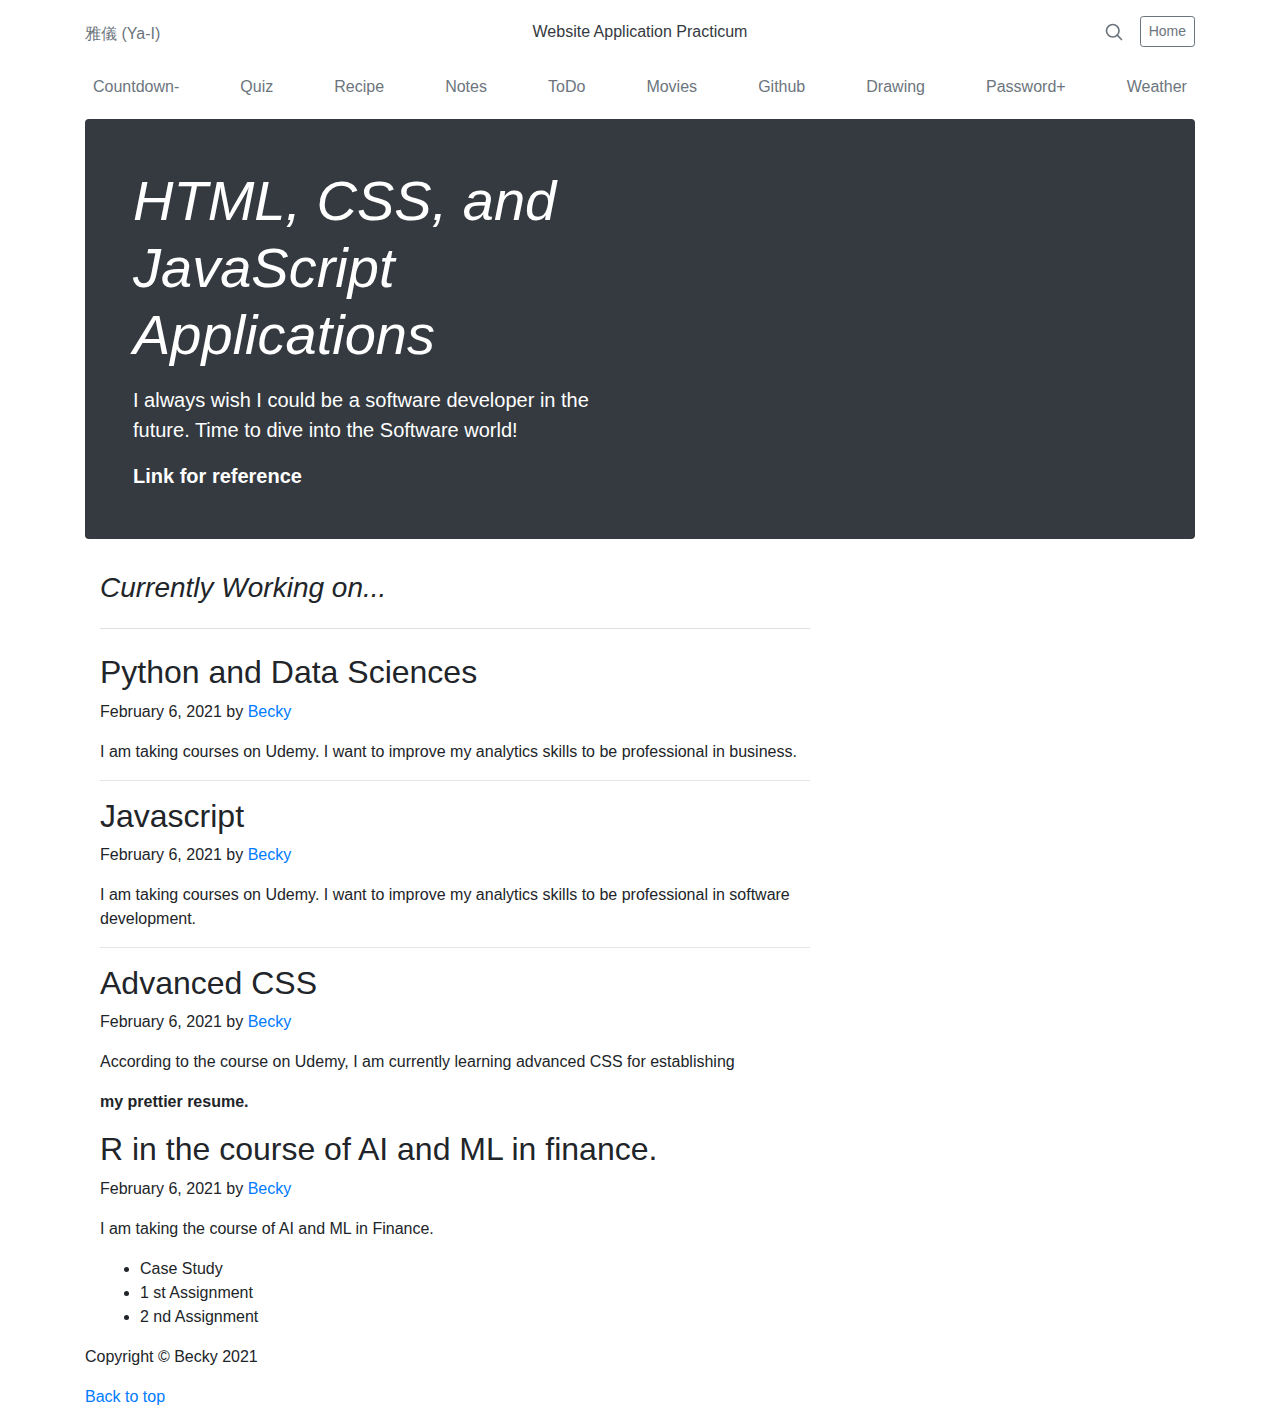
<file: index.html>
<!DOCTYPE html>
<html lang="en">

<head>
    <meta charset="UTF-8">
    <meta http-equiv="X-UA-Compatible" content="IE=edge">
    <meta name="viewport" content="width=device-width, initial-scale=1.0">
    <title>Becky Web Application Practicum</title>

    <link rel="stylesheet" href="https://stackpath.bootstrapcdn.com/bootstrap/4.3.1/css/bootstrap.min.css"
        integrity="sha384-ggOyR0iXCbMQv3Xipma34MD+dH/1fQ784/j6cY/iJTQUOhcWr7x9JvoRxT2MZw1T" crossorigin="anonymous">



</head>

<body>

    <div class="container">
        <header class="blog-header py-3">
            <div class="row flex-nowrap justify-content-between align-items-center">
                <div class="col-4 pt-1">
                    <a class="text-muted" href="#">雅儀 (Ya-I)</a>
                </div>
                <div class="col-4 text-center">
                    <a class="blog-header-logo text-dark" href="#">Website Application Practicum</a>
                </div>
                <div class="col-4 d-flex justify-content-end align-items-center">
                    <a class="text-muted" href="#">
                        <svg xmlns="http://www.w3.org/2000/svg" width="20" height="20" fill="none" stroke="currentColor"
                            stroke-linecap="round" stroke-linejoin="round" stroke-width="2" class="mx-3" role="img"
                            viewBox="0 0 24 24" focusable="false">
                            <title>Search</title>
                            <circle cx="10.5" cy="10.5" r="7.5"></circle>
                            <path d="M21 21l-5.2-5.2"></path>
                        </svg>
                    </a>
                    <a class="btn btn-sm btn-outline-secondary" href="index.html">Home</a>
                </div>
            </div>
        </header>

        <div class="nav-scroller py-1 mb-2">
            <nav class="nav d-flex justify-content-between">
                <a class="p-2 text-muted" href="countdown_timer/index.html">Countdown-</a>
                <a class="p-2 text-muted" href="quiz_app/index.html">Quiz</a>
                <a class="p-2 text-muted" href="recipe_app/index.html">Recipe</a>
                <a class="p-2 text-muted" href="notes/index.html">Notes</a>
                <a class="p-2 text-muted" href="#">ToDo</a>
                <a class="p-2 text-muted" href="#">Movies</a>
                <a class="p-2 text-muted" href="#">Github</a>
                <a class="p-2 text-muted" href="#">Drawing</a>
                <a class="p-2 text-muted" href="#">Password+</a>
                <a class="p-2 text-muted" href="#">Weather</a>

            </nav>
        </div>

        <div class="jumbotron p-4 p-md-5 text-white rounded bg-dark">
            <div class="col-md-6 px-0">
                <h1 class="display-4 font-italic">HTML, CSS, and JavaScript Applications</h1>
                <p class="lead my-3">I always wish I could be a software developer in the future. Time to dive into the
                    Software world!</p>
                <p class="lead mb-0"><a
                        href="https://www.youtube.com/watch?v=dtKciwk_si4&list=PLrXdL5HgpB65TxLN2NiMJLm2ddV09D913"
                        class="text-white font-weight-bold">Link for reference</a></p>
            </div>
        </div>




        <main role="main" class="container">
            <div class="row">
                <div class="col-md-8 blog-main">
                    <h3 class="pb-4 mb-4 font-italic border-bottom">
                        Currently Working on...
                    </h3>

                    <div class="blog-post">
                        <h2 class="blog-post-title">Python and Data Sciences</h2>
                        <p class="blog-post-meta">February 6, 2021 by <a href="#">Becky</a></p>

                        <p>I am taking courses on Udemy. I want to improve my analytics skills to be professional in
                            business.</p>
                        <hr>

                        <h2 class="blog-post-title">Javascript</h2>
                        <p class="blog-post-meta">February 6, 2021 by <a href="#">Becky</a></p>

                        <p>I am taking courses on Udemy. I want to improve my analytics skills to be professional in
                            software development.</p>
                        <hr>

                        <div class="blog-post">
                            <h2 class="blog-post-title">Advanced CSS</h2>
                            <p class="blog-post-meta">February 6, 2021 by <a href="#">Becky</a></p>

                            <p>According to the course on Udemy, I am currently learning advanced CSS for establishing
                            <blockquote>
                                <strong>my prettier resume.</strong>
                            </blockquote>

                        </div><!-- /.blog-post -->

                        <div class="blog-post">
                            <h2 class="blog-post-title">R in the course of AI and ML in finance.</h2>
                            <p class="blog-post-meta">February 6, 2021 by <a href="#">Becky</a></p>

                            <p>I am taking the course of AI and ML in Finance.</p>
                            <ul>
                                <li>Case Study</li>
                                <li>1 st Assignment</li>
                                <li>2 nd Assignment</li>
                            </ul>

                        </div><!-- /.blog-post -->



                    </div><!-- /.blog-main -->



        </main>

        <footer class="blog-footer">
            <p>Copyright © Becky 2021</p>
            <p>
                <a href="#">Back to top</a>
            </p>
        </footer>

        <script src="https://code.jquery.com/jquery-3.3.1.slim.min.js"
            integrity="sha384-q8i/X+965DzO0rT7abK41JStQIAqVgRVzpbzo5smXKp4YfRvH+8abtTE1Pi6jizo"
            crossorigin="anonymous"></script>
        <script src="https://cdnjs.cloudflare.com/ajax/libs/popper.js/1.14.7/umd/popper.min.js"
            integrity="sha384-UO2eT0CpHqdSJQ6hJty5KVphtPhzWj9WO1clHTMGa3JDZwrnQq4sF86dIHNDz0W1"
            crossorigin="anonymous"></script>
        <script src="https://stackpath.bootstrapcdn.com/bootstrap/4.3.1/js/bootstrap.min.js"
            integrity="sha384-JjSmVgyd0p3pXB1rRibZUAYoIIy6OrQ6VrjIEaFf/nJGzIxFDsf4x0xIM+B07jRM"
            crossorigin="anonymous"></script>
</body>

</html>
</file>
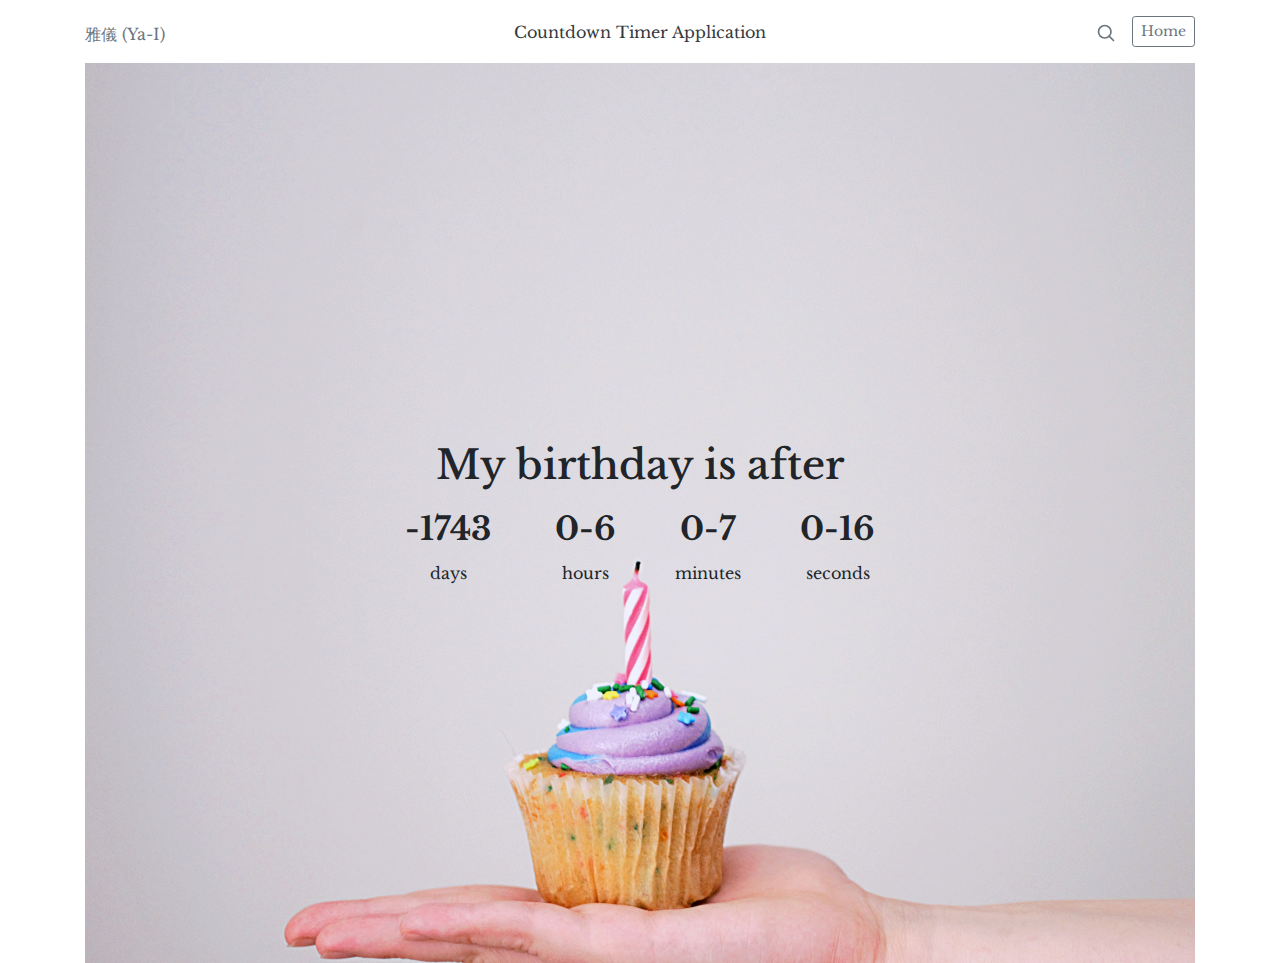
<file: countdown_timer/index.html>
<!DOCTYPE html>
<html lang="en">

<head>
    <meta charset="UTF-8">
    <meta http-equiv="X-UA-Compatible" content="IE=edge">
    <meta name="viewport" content="width=device-width, initial-scale=1.0">
    <title>Countdown-</title>

    <link rel="stylesheet" href="https://stackpath.bootstrapcdn.com/bootstrap/4.3.1/css/bootstrap.min.css"
        integrity="sha384-ggOyR0iXCbMQv3Xipma34MD+dH/1fQ784/j6cY/iJTQUOhcWr7x9JvoRxT2MZw1T" crossorigin="anonymous">



    <link rel="stylesheet" href="style.css">


</head>

<body>
    <div class="container">
        <header class="blog-header py-3">
            <div class="row flex-nowrap justify-content-between align-items-center">
                <div class="col-4 pt-1">
                    <a class="text-muted" href="#">雅儀 (Ya-I)</a>
                </div>
                <div class="col-4 text-center">
                    <a class="blog-header-logo text-dark" href="#">Countdown Timer Application</a>
                </div>
                <div class="col-4 d-flex justify-content-end align-items-center">
                    <a class="text-muted" href="#">
                        <svg xmlns="http://www.w3.org/2000/svg" width="20" height="20" fill="none" stroke="currentColor"
                            stroke-linecap="round" stroke-linejoin="round" stroke-width="2" class="mx-3" role="img"
                            viewBox="0 0 24 24" focusable="false">
                            <title>Search</title>
                            <circle cx="10.5" cy="10.5" r="7.5"></circle>
                            <path d="M21 21l-5.2-5.2"></path>
                        </svg>
                    </a>
                    <a class="btn btn-sm btn-outline-secondary" href="../index.html">Home</a>
                </div>
            </div>
        </header>

        <div class="main-content">
            <h1>My birthday is after</h1>

            <div class="countdown-container">
                <div class="countdown-el days-c">
                    <p class="big-text" id="days">0</p>
                    <span>days</span>
                </div>

                <div class="countdown-el hours-c">
                    <p class="big-text" id="hours">0</p>
                    <span>hours</span>
                </div>

                <div class="countdown-el mins-c">
                    <p class="big-text" id="mins">0</p>
                    <span>minutes</span>
                </div>

                <div class="countdown-el seconds-c">
                    <p class="big-text" id="secs">0</p>
                    <span>seconds</span>
                </div>
            </div>



            <script src="script.js"></script>


</body>

</html>
</file>
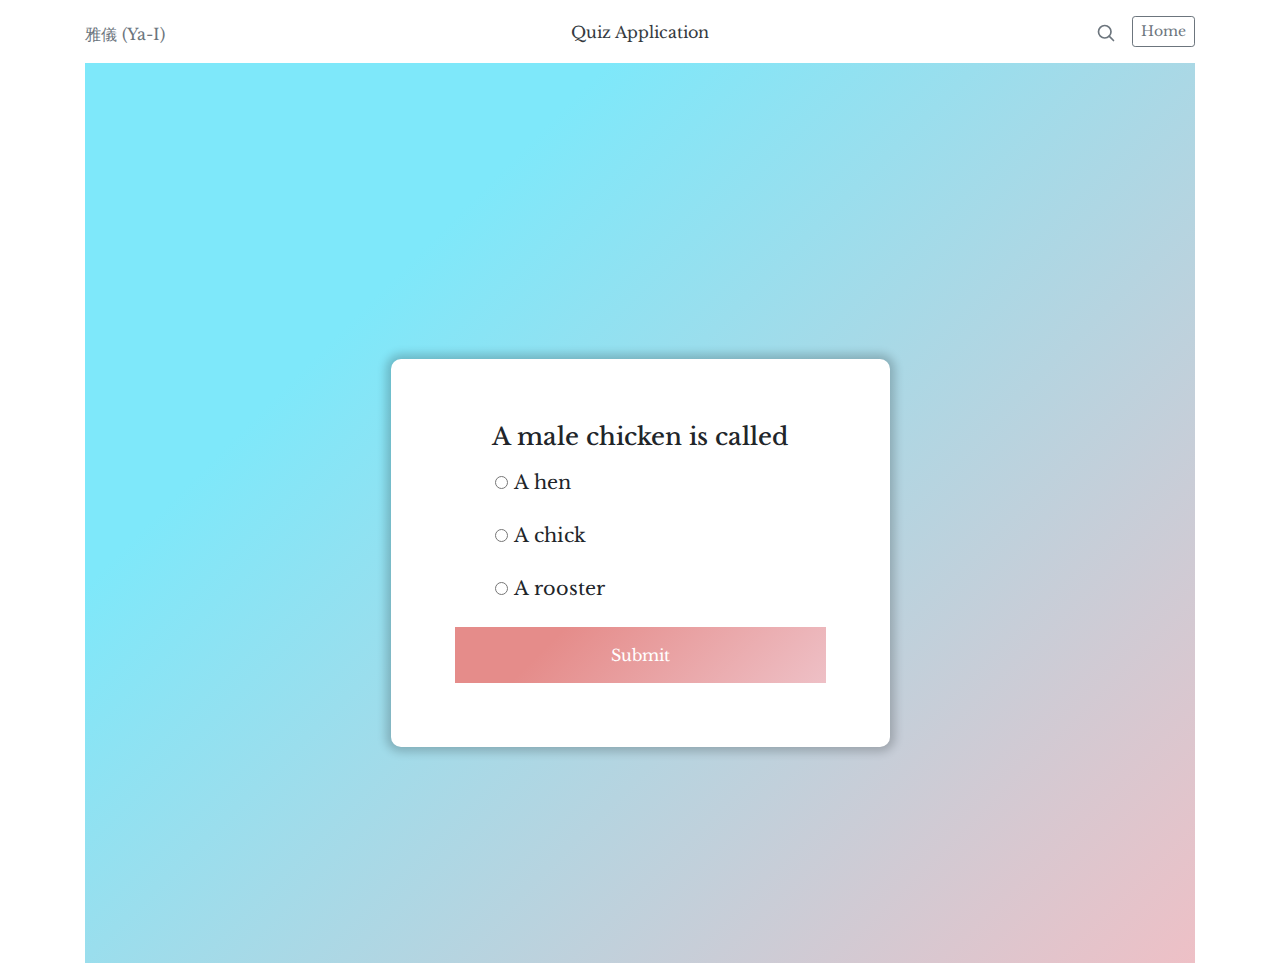
<file: quiz_app/index.html>
<!DOCTYPE html>
<html lang="en">

<head>
    <meta charset="UTF-8">
    <meta http-equiv="X-UA-Compatible" content="IE=edge">
    <meta name="viewport" content="width=device-width, initial-scale=1.0">
    <title>Quiz</title>

    <link rel="stylesheet" href="https://stackpath.bootstrapcdn.com/bootstrap/4.3.1/css/bootstrap.min.css"
        integrity="sha384-ggOyR0iXCbMQv3Xipma34MD+dH/1fQ784/j6cY/iJTQUOhcWr7x9JvoRxT2MZw1T" crossorigin="anonymous">



    <link rel="stylesheet" href="style.css">



</head>

<body>
    <div class="container">
        <header class="blog-header py-3">
            <div class="row flex-nowrap justify-content-between align-items-center">
                <div class="col-4 pt-1">
                    <a class="text-muted" href="#">雅儀 (Ya-I)</a>
                </div>
                <div class="col-4 text-center">
                    <a class="blog-header-logo text-dark" href="#">Quiz Application</a>
                </div>
                <div class="col-4 d-flex justify-content-end align-items-center">
                    <a class="text-muted" href="#">
                        <svg xmlns="http://www.w3.org/2000/svg" width="20" height="20" fill="none" stroke="currentColor"
                            stroke-linecap="round" stroke-linejoin="round" stroke-width="2" class="mx-3" role="img"
                            viewBox="0 0 24 24" focusable="false">
                            <title>Search</title>
                            <circle cx="10.5" cy="10.5" r="7.5"></circle>
                            <path d="M21 21l-5.2-5.2"></path>
                        </svg>
                    </a>
                    <a class="btn btn-sm btn-outline-secondary" href="../index.html">Home</a>
                </div>
            </div>
        </header>

        <div class="quiz-container" id="quiz">
            <div class="quiz-header">
                <h2 id=question>Question text</h2>
                <ul>
                    <li>
                        <input type="radio" id="a" name="answer" class="answer" />
                        <label id="a_text" for=""> Question</label>
                    </li>
                    <li>
                        <input type="radio" id="b" name="answer" class="answer" />
                        <label id="b_text" for=""> Question</label>
                    </li>
                    <li>
                        <input type="radio" id="c" name="answer" class="answer" />
                        <label id="c_text" for=""> Question</label>
                    </li>
                </ul>

                <button id="submit">Submit</button>

            </div>


        </div>

        <script src="script.js"></script>


</body>

</html>
</file>
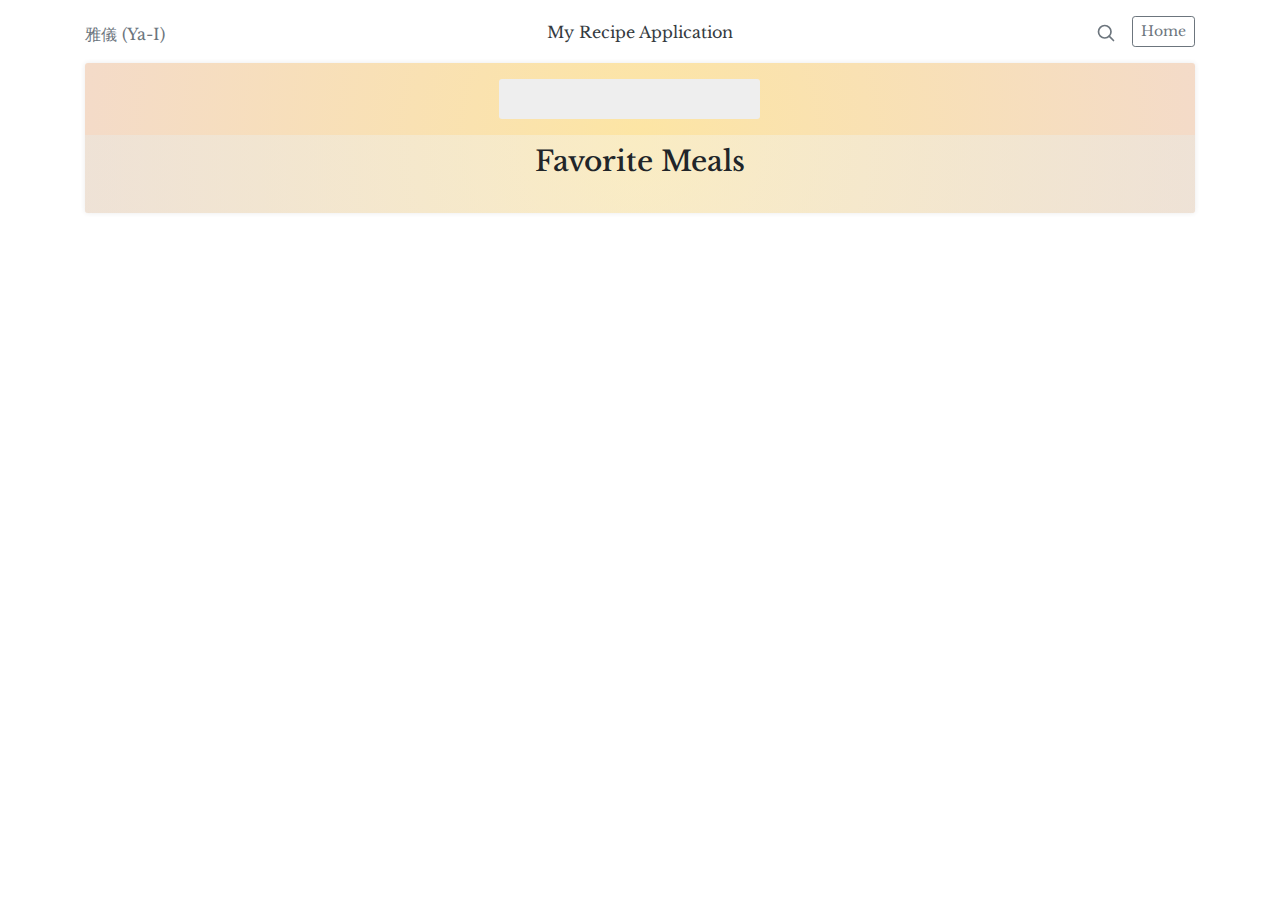
<file: recipe_app/index.html>
<!DOCTYPE html>
<html lang="en">

<head>
    <meta charset="UTF-8">
    <meta http-equiv="X-UA-Compatible" content="IE=edge">
    <meta name="viewport" content="width=device-width, initial-scale=1.0">
    <title>Say Cheese!</title>

    <link rel="stylesheet" href="https://stackpath.bootstrapcdn.com/bootstrap/4.3.1/css/bootstrap.min.css"
        integrity="sha384-ggOyR0iXCbMQv3Xipma34MD+dH/1fQ784/j6cY/iJTQUOhcWr7x9JvoRxT2MZw1T" crossorigin="anonymous">

    <link rel="stylesheet" href="https://pro.fontawesome.com/releases/v5.10.0/css/all.css"
        integrity="sha384-AYmEC3Yw5cVb3ZcuHtOA93w35dYTsvhLPVnYs9eStHfGJvOvKxVfELGroGkvsg+p" crossorigin="anonymous" />

    <link rel="stylesheet" href="style.css">



</head>

<body>
    <div class="container">
        <main class="blog-header py-3">
            <div class="row flex-nowrap justify-content-between align-items-center">
                <div class="col-4 pt-1">
                    <a class="text-muted" href="#">雅儀 (Ya-I)</a>
                </div>
                <div class="col-4 text-center">
                    <a class="blog-header-logo text-dark" href="#">My Recipe Application</a>
                </div>
                <div class="col-4 d-flex justify-content-end align-items-center">
                    <a class="text-muted" href="#">
                        <svg xmlns="http://www.w3.org/2000/svg" width="20" height="20" fill="none" stroke="currentColor"
                            stroke-linecap="round" stroke-linejoin="round" stroke-width="2" class="mx-3" role="img"
                            viewBox="0 0 24 24" focusable="false">
                            <title>Search</title>
                            <circle cx="10.5" cy="10.5" r="7.5"></circle>
                            <path d="M21 21l-5.2-5.2"></path>
                        </svg>
                    </a>
                    <a class="btn btn-sm btn-outline-secondary" href="../index.html">Home</a>
                </div>
            </div>
        </main>



        <div class="mobile-container">

            <header>
                <input type="text" id="search-term" />
                <button id="search"><i class="fas fa-search"></i></button>
            </header>




            <div class="fav-container">
                <h3>Favorite Meals</h3>
                <ul class="fav-meals" id="fav-meals">

                </ul>
            </div>


            <div class="meals" id="meals"> </div>

            <div class="popup-container hidden " id="meal-popup">

                <div class="popup">
                    <button id="close-popup" class="close-popup"><i class="fas fa-times-circle"></i>

                    </button>
                    <div class="meal-info" id="meal-info">


                    </div>



                </div>

            </div>



            <script src="script.js"></script>


</body>

</html>
</file>
<file: countdown_timer/style.css>
@import url('https://fonts.googleapis.com/css2?family=Libre+Baskerville:wght@700&display=swap');

* {
    box-sizing: border-box;

}

body {
    font-family: 'Libre Baskerville', serif;
    margin: 0;

}

.main-content {
    background-image: url("./birthday.jpg");
    background-size: cover;
    background-position: center center;
    display: flex;
    flex-direction: column;
    align-items: center;
    justify-content: center;
    min-height:100vh; 
}

.h1 {
    font-weight: normal;
    font-size: 3rem;
    margin-top: 5rem;
    
}

.countdown-container {
    display: flex;
    flex-wrap: wrap;
    align-items: center;
    justify-content: center;

}

.big-text{
    font-weight: bold;
    font-size: 2rem;
    line-height: 1;
    margin: 1rem 2rem;

}

.countdown-el {
    text-align: center;
}

.countodwn-el span {
    font-size: 1.5rem;
}
</file>
<file: quiz_app/style.css>
@import url('https://fonts.googleapis.com/css2?family=Libre+Baskerville:wght@700&display=swap');

* {
    box-sizing: border-box;

}

body {
    font-family: 'Libre Baskerville', serif;
    margin: 0;
}

h2 {
    padding: 1;
    margin: 0;
    text-align: center;
    font-size: 1.5rem;
 

}

.quiz-container {
    /* display: flex; */
    background-color: #eec0c6;
    background-image: linear-gradient(315deg, #eec0c6 0%, #7ee8fa 74%);
    background-size: cover;
    background-position: center center;
    display: flex;
    flex-direction: column;
    align-items: center;
    justify-content: center;
    min-height:100vh; 

   
}

.quiz-header {
    padding: 4rem;
    margin: 0;
    background-color: white;
    background-size: cover;
    margin-top: 5rem;
    border-radius: 10px;
    box-shadow: 0 0 10px 5px rgba(0,0,0,0.2);
    width: 499px;
    max-width: 100%; 
}

.quiz-header > ul li {
    list-style-type: none;
    padding:0;
}



ul li {
    cursor: pointer;
    font-size: 1.2rem;
    margin: 1rem 0;
}


button {
    background-color: #eec0c6;
    background-image: linear-gradient(315deg, #eec0c6 0%, #e58c8a 74%);
    color: white;
    border: none;
    font-family:inherit;
    width: 100%;
    padding: 1rem;

}

button:hover {
    background-color:cornflowerblue;
}

button:focus {
    background-color: antiquewhite;
    outline: none;
}
</file>
<file: recipe_app/style.css>
@import url('https://fonts.googleapis.com/css2?family=Libre+Baskerville:wght@700&display=swap');

* {
    box-sizing: border-box;

}

body {
    font-family: 'Libre Baskerville', serif;
    margin: 0;
    
    
}

.mobile-container {
    background: rgb(249,191,30);
    background: radial-gradient(circle,
     rgba(249,191,30,0.40390390390390385) 0%, 
     rgba(233,184,148,0.509009009009009) 100%);
    box-shadow: 0 0 5px #3333331A;
    border-radius: 3px;
    overflow: hidden;
    width: 100%;
    align-items: center;


}


img {
    max-width:100%;

}

header {
    display: flex;
    align-items: center;
    justify-content: center;
    padding: 1rem;
}

header input {
    background-color: #eee;
    border: none;
    border-radius: 3px;
    padding: 0.5rem 1rem;
    font-family: inherit;

}

header button {
    background-color: transparent;
    border:none;
    color: #aaa;
    font-size: 2rem;
    margin-left: 10px;
}



.fav-container {
    background: rgb(193,249,30);
    background: rgb(246,247,241);
    background: -moz-radial-gradient(circle, rgba(246,247,241,0.40390390390390385) 0%, rgba(233,233,227,0.509009009009009) 100%);
    background: -webkit-radial-gradient(circle, rgba(246,247,241,0.40390390390390385) 0%, rgba(233,233,227,0.509009009009009) 100%);
    background: radial-gradient(circle, rgba(246,247,241,0.40390390390390385) 0%, rgba(233,233,227,0.509009009009009) 100%);
    filter: progid:DXImageTransform.Microsoft.gradient(startColorstr="#f6f7f1",endColorstr="#e9e9e3",GradientType=1);
    padding: 1rem;
    text-align: center;
    width: 50%;
    align-items: center;
    justify-content: center;

    margin: auto;
    width: 100%;
    border: none;
    padding: 10px;
    

}

.fav-meals{
    display: flex;
    /* flex-wrap: wrap; */
    align-items: center;
    justify-content: center;
    list-style-type: none;
    padding: 0;
}

.fav-meals li {
    cursor: pointer;
    position: relative;
    margin: 5px;
    width: 100px;

}

.fav-meals li .clear{
    background-color: transparent;
    border: none;
    opacity: 0;
    position: absolute;
    top: -0.5rem;
    left: -0.5rem;
    font-size: -0.5rem;


}

.fav-meals li:hover .clear{
    opacity: 1;

}

.fav-meals li img {
    
    border: 5px solid #ffffff1A;
    box-shadow: 0 0 5px #3333331A;
    border-radius: 50%;
    object-fit: cover;
    height: 90px;
    width: 90px;
}

.fav-meals li span {
    display: inline-block;
    font-size: 1rem ;
    white-space: nowrap;
    overflow: hidden;
    text-overflow: ellipsis;
    width: 75px;
    /* position: absolute;
    bottom: -1rem;
    left:0; */
}

.fav-meals li span:hover {
    white-space: normal;
    overflow: auto;

}

.meal {
    border-radius: 3px;
    box-shadow: 0 0 10px 2px #3333331a;
    cursor: pointer;
    margin: 1.5rem;
    overflow: hidden;
    

}

.meal-header {
    position: relative;
    
    
}

.meal-header .random {
    position: absolute;
    top: 1rem;
    background-color: white;
    padding: 0.25rem 0.5rem;
    border-top-right-radius: 3px;
    border-bottom-right-radius: 3px;

    
}

.meal-header img{
    
    object-fit: cover;
    width: 100%;
    height: 75%;
}

.meal-body {

    display: flex;
    align-items: center;
    justify-content: space-between;
    padding: 1rem;


}

.meal-body h4{
    margin:0;
    font-size: 1.2rem;
}

.meal-body .fav-btn{
    border: none;
    background-color: transparent;
    color:gray;
    cursor: pointer;
    /* @font-size: 1.2rem; */

}

.meal-body .fav-btn.active{
    color: orange;
}

.popup-container{
    background-color: rgba(0,0,0,0.5);
    display: flex;
    align-items: center;
    justify-content: center;
    position: fixed;
    left: 0;
    right: 0;
    top: 0;
    bottom: 0;

}

.popup-container.hidden{
    opacity: 0;
    pointer-events: none;

}

.popup{
    background-color: white; 
    border-radius: 5px;
    padding: 2rem;
    position: relative;
    overflow: auto;
    max-height: 100vh;
    max-width: 600px;
    width: 100%;
}

.popup .close-popup {  
    background-color: transparent;
    border: none;
    cursor: pointer;
    font-size: 1.5rem;
    position: absolute;
    top: 1rem;
    right: 1rem;

}


.meal-info h5 {
    text-align: center;
}

.meal-info img { 
    max-width: 100%;
}
</file>
